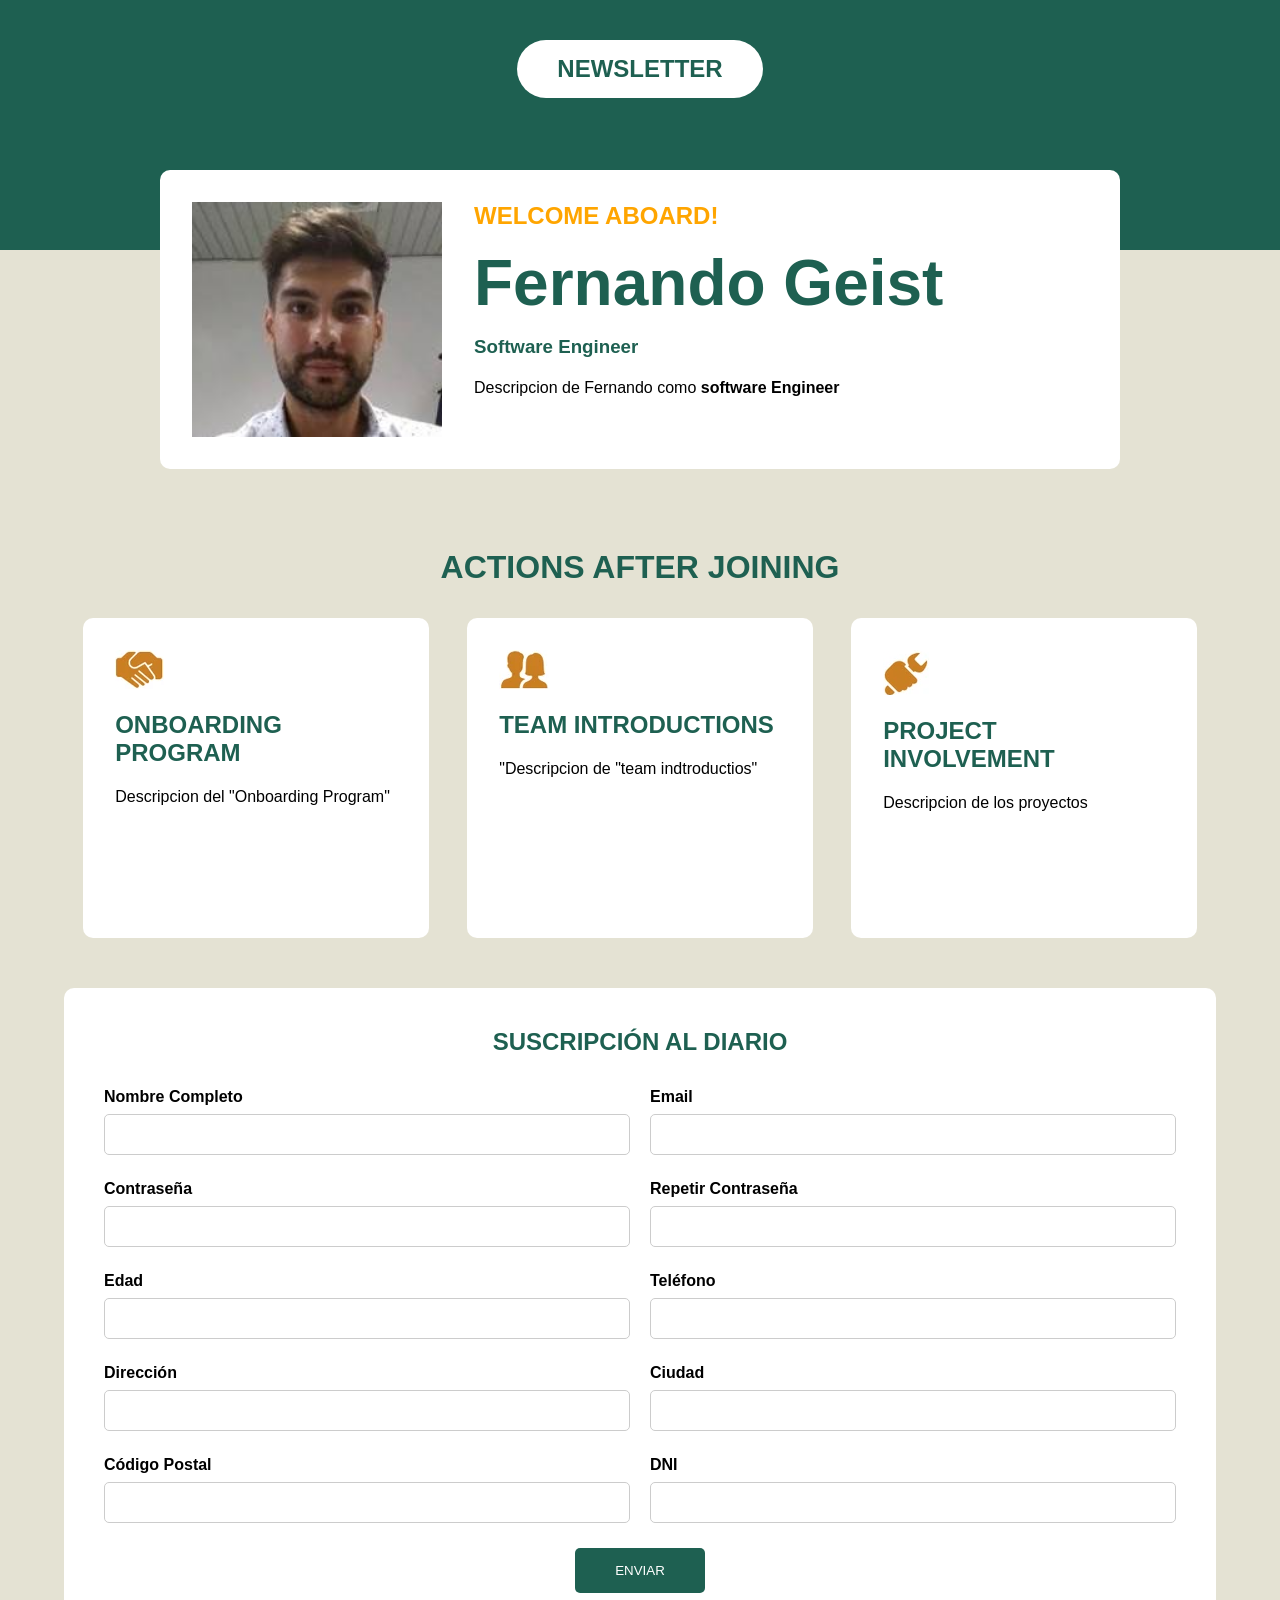
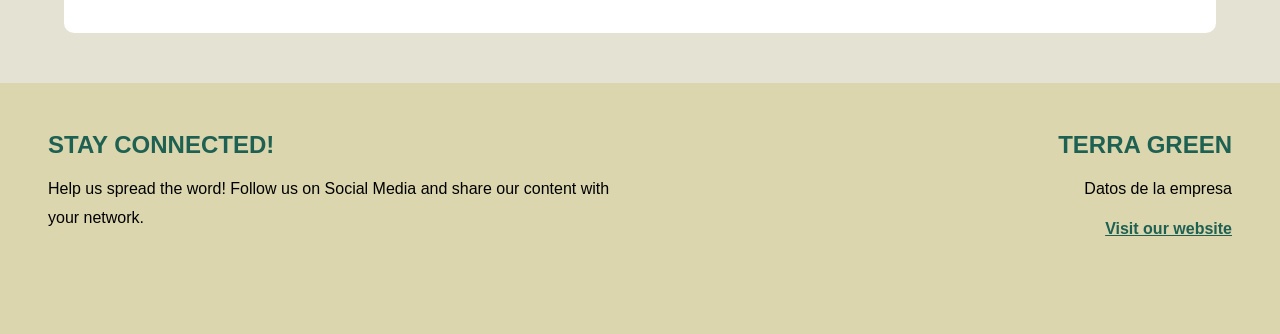
<file: Ejercicio Clase 9/index.html>
<!DOCTYPE html>
<html lang="es">

<head>

    <meta charset="UTF-8">

    <title>Newsletter Empresa</title>
    
    <link rel="stylesheet" href="styles.css">

    
    <link rel="stylesheet" href="https://cdn-uicons.flaticon.com/uicons-brands/css/uicons-brands.css">

    
</head>

<body>

    <!-- HEADER -->
    <header>

        <div class="newsletter-box">

            <h2>NEWSLETTER</h2>

        </div>

    </header>


    <!-- BIENVENIDA -->
    <section class="bienvenida">

        
        <img src="img/fg.png" alt="Empleado">

        <div class="texto-bienvenida">

            <h2>WELCOME ABOARD!</h2>

            <h1>Fernando Geist</h1>

            <h3>Software Engineer</h3>

            <p>
                Descripcion de Fernando como <b>software Engineer</b>
            </p>

        </div>

    </section>


    <!-- TITULO -->
    <h1 class="titulo-seccion">

        ACTIONS AFTER JOINING

    </h1>


    <!-- CARDS -->
    <section class="cards">


        <div class="card">

            <h1>
                <img src="img/Manos.png "Manos">
            </h1>

            <h2>ONBOARDING PROGRAM</h2>

            <p>
                Descripcion del "Onboarding Program"
            </p>

        </div>

        <div class="card">

            <h1>
                <img src="img/Personas.png "Personas">
            </h1>

            <h2>TEAM INTRODUCTIONS</h2>

            <p>
                "Descripcion de "team indtroductios"
            </p>

        </div>


        <div class="card">

            <h1>
                <img src="img/Herramientas.png "Herramientas">
            </h1>

            <h2>PROJECT INVOLVEMENT</h2>

            <p>
                Descripcion de los proyectos
            </p>

        </div>

    </section>

<!-- FORMULARIO -->

<section class="formulario">

    <h1 class="titulo-seccion">
        SUSCRIPCIÓN AL DIARIO
    </h1>

    <form id="formSuscripcion">

        <div class="form-grid">

            <div class="field-group">
                <label for="nombreCompleto">Nombre Completo</label>
                <input type="text" id="nombreCompleto">
                <div class="error-message" id="error-nombreCompleto"></div>
            </div>

            <div class="field-group">
                <label for="email">Email</label>
                <input type="email" id="email">
                <div class="error-message" id="error-email"></div>
            </div>

            <div class="field-group">
                <label for="password">Contraseña</label>
                <input type="password" id="password">
                <div class="error-message" id="error-password"></div>
            </div>

            <div class="field-group">
                <label for="repetirPassword">Repetir Contraseña</label>
                <input type="password" id="repetirPassword">
                <div class="error-message" id="error-repetirPassword"></div>
            </div>

            <div class="field-group">
                <label for="edad">Edad</label>
                <input type="text" id="edad">
                <div class="error-message" id="error-edad"></div>
            </div>

            <div class="field-group">
                <label for="telefono">Teléfono</label>
                <input type="text" id="telefono">
                <div class="error-message" id="error-telefono"></div>
            </div>

            <div class="field-group">
                <label for="direccion">Dirección</label>
                <input type="text" id="direccion">
                <div class="error-message" id="error-direccion"></div>
            </div>

            <div class="field-group">
                <label for="ciudad">Ciudad</label>
                <input type="text" id="ciudad">
                <div class="error-message" id="error-ciudad"></div>
            </div>

            <div class="field-group">
                <label for="codigoPostal">Código Postal</label>
                <input type="text" id="codigoPostal">
                <div class="error-message" id="error-codigoPostal"></div>
            </div>

            <div class="field-group">
                <label for="dni">DNI</label>
                <input type="text" id="dni">
                <div class="error-message" id="error-dni"></div>
            </div>

            <div class="submit-container">

                <button type="submit" class="submit-btn">
                    ENVIAR
                </button>

            </div>

        </div>

    </form>

</section>

    <footer>



        <div class="footer-left">

            <h2>STAY CONNECTED!</h2>

            <p>
                Help us spread the word! Follow us on Social Media and share
                our content with your network.
            </p>



            
            <div class="redes">

                <i class="fi fi-brands-facebook"></i>

                <i class="fi fi-brands-instagram"></i>

                <i class="fi fi-brands-tik-tok"></i>

            </div>

        </div>



        <div class="footer-right">

            <h2>TERRA GREEN</h2>

            <p>
                Datos de la empresa
            </p>


            <a href="https://www.google.com" target="_blank">

                <u>Visit our website</u>

            </a>

        </div>

    </footer>


<script src="validaciones.js"></script>

</body>

</html>
</file>
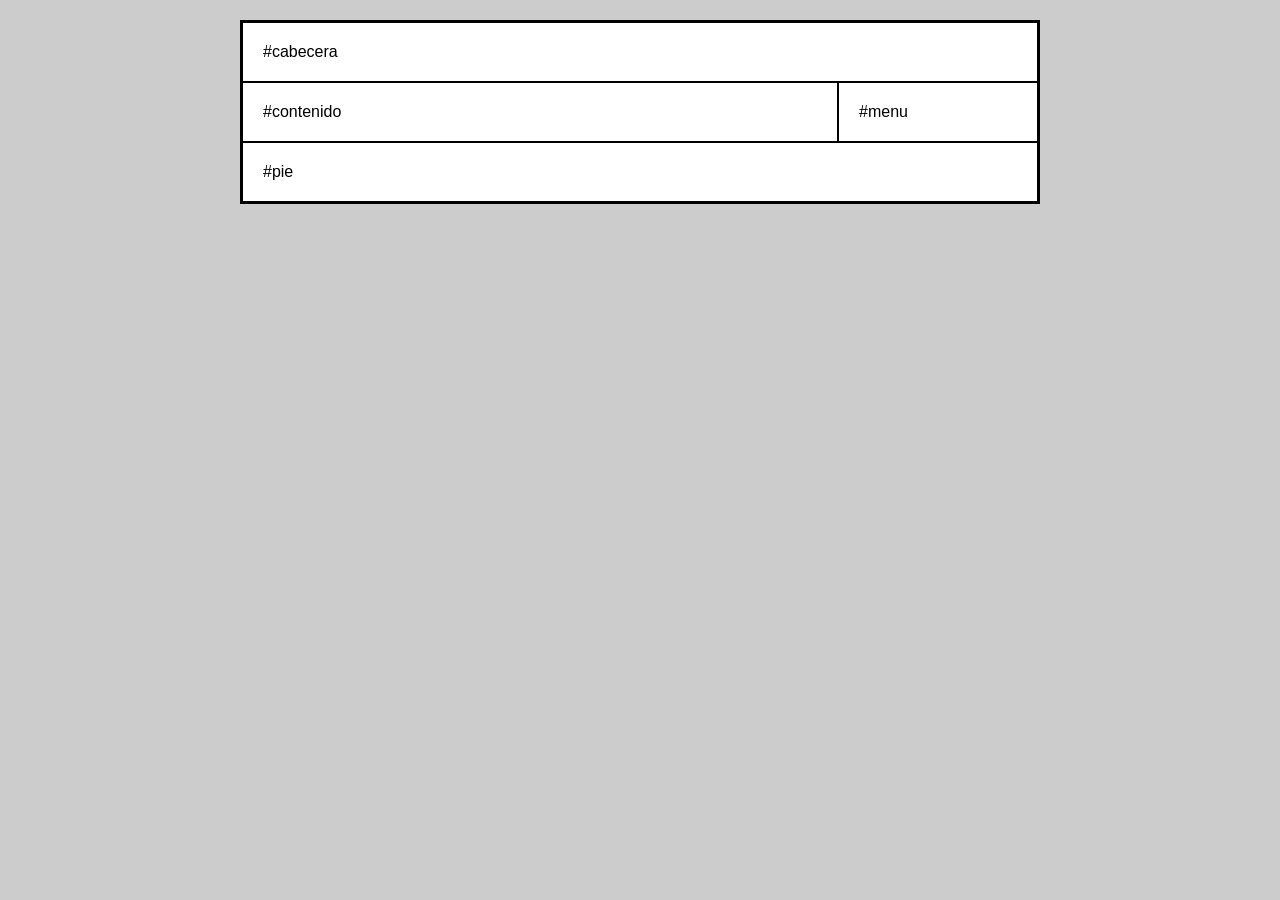
<file: Actividad - Layout en CSS/1-Mover el menú a la derecha/index.html>
<!DOCTYPE html>
<html lang="es">
<head>
    <meta charset="UTF-8">
    <title>Layout TP</title>
    <link rel="stylesheet" href="estilos.css">
</head>
<body>

<div id="contenedor">

    <div id="cabecera">
        #cabecera
    </div>

    <div id="main">
        <div id="menu">
            #menu
        </div>

        <div id="contenido">
            #contenido
        </div>
    </div>

    <div id="pie">
        #pie
    </div>

</div>

</body>
</html>
</file>
<file: Ejercicio Clase 9/styles.css>
/* RESET */

* {

    margin: 0;

    padding: 0;

    box-sizing: border-box;

}


/* BODY */

body {

    font-family: Arial, sans-serif;

    background-color: #e4e2d3;

}


/* HEADER */

header {

    background-color: #1e6051;

    height: 250px;

    text-align: center;

    padding-top: 40px;

}


/* NEWSLETTER */

.newsletter-box {

    background-color: white;

    display: inline-block;

    padding: 15px 40px;

    border-radius: 30px;

}


.newsletter-box h2 {

    color: #1e6051;

}


/* BIENVENIDA */

.bienvenida {

    background-color: white;

    width: 75%;

    margin: auto;

    padding: 2rem;

    display: flex;

    border-radius: 10px;

    position: relative;

    top: -80px;

}


/* FOTO */

.bienvenida img {

    width: 250px;

    margin-right: 2rem;

}


/* TEXTO */

.texto-bienvenida h2 {

    color: orange;

    margin-bottom: 1rem;

}


.texto-bienvenida h1 {

    color: #1e6051;

    font-size: 4rem;

    margin-bottom: 1rem;

}


.texto-bienvenida h3 {

    color: #1e6051;

    margin-bottom: 1rem;

}


.texto-bienvenida p {

    line-height: 1.8;

}


/* TITULO */

.titulo-seccion {

    text-align: center;

    color: #1e6051;

    margin-bottom: 2rem;

}


/* CARDS */

.cards {

    display: flex;

    justify-content: space-around;

    width: 90%;

    margin: auto;

}


/* CARD */

.card {

    background-color: white;

    width: 30%;

    padding: 2rem;

    border-radius: 10px;

    min-height: 320px;

}


.card h1 {

    margin-bottom: 1rem;

}


.card h2 {

    color: #1e6051;

    margin-bottom: 1rem;

}


.card p {

    line-height: 1.8;

}


/* FOOTER */

footer {

    background-color: #dbd6ae;

    margin-top: 2rem;

    padding: 3rem;

    display: flex;

    justify-content: space-between;

}


/* FOOTER IZQUIERDA */

.footer-left {

    width: 50%;

}


.footer-left h2 {

    color: #1e6051;

    margin-bottom: 1rem;

}


.footer-left p {

    margin-bottom: 1rem;

    line-height: 1.8;

}


/* FOOTER DERECHA */

.footer-right {

    width: 40%;

    text-align: right;

}


.footer-right h2 {

    color: #1e6051;

    margin-bottom: 1rem;

}


.footer-right p {

    line-height: 1.8;

    margin-bottom: 1rem;

}


/* ICONOS */

i {

    font-size: 32px;

    margin-right: 10px;

}


/* FACEBOOK */

.fi-brands-facebook {

    color: #1e6051;

}


/* INSTAGRAM */

.fi-brands-instagram {

    color: #1e6051;

}


/* TIKTOK */

.fi-brands-tik-tok {

    color: #1e6051;

}


/* LINK */

a {

    color: #1e6051;

    font-weight: bold;

    text-decoration: none;

}


a:hover {

    color: darkgreen;

}

/* FORMULARIO */

.formulario {

    width: 90%;

    margin: 50px auto;

    background-color: white;

    padding: 40px;

    border-radius: 10px;

}

.form-grid {

    display: grid;

    grid-template-columns: 1fr;

    gap: 20px;

}

.field-group {

    display: flex;

    flex-direction: column;

}

.field-group label {

    margin-bottom: 8px;

    font-weight: bold;

}

.field-group input {

    padding: 12px;

    border: 1px solid #ccc;

    border-radius: 5px;

}

.error-message {

    color: red;

    font-size: 12px;

    margin-top: 5px;

}

.submit-container {

    grid-column: 1 / -1;

    text-align: center;

}

.submit-btn {

    background-color: #1e6051;

    color: white;

    border: none;

    padding: 15px 40px;

    border-radius: 5px;

    cursor: pointer;

}

.submit-btn:hover {

    background-color: darkgreen;

}

@media (min-width: 768px) {

    .form-grid {

        grid-template-columns: 1fr 1fr;

    }

}
</file>
<file: Actividad - Layout en CSS/1-Mover el menú a la derecha/estilos.css>
* {
    box-sizing: border-box;
}
#main {
    display: flex;
}

#menu {
    order: 2;
}

#contenido {
    order: 1;
}

body {
    background: #ccc;
    font-family: Arial, sans-serif;
}

#contenedor {
    width: 800px;
    margin: 20px auto;
    border: 2px solid black;
    background: white;
}

/* CABECERA */
#cabecera {
    border: 1px solid black;
    padding: 20px;
}

/* CONTENEDOR DE COLUMNAS */
#main {
    display: flex; /* 🔥 ESTO ES LA CLAVE */
}

/* MENU */
#menu {
    width: 200px;
    border: 1px solid black;
    padding: 20px;
}

/* CONTENIDO */
#contenido {
    flex: 1; /* ocupa todo el espacio restante */
    border: 1px solid black;
    padding: 20px;
}

/* PIE */
#pie {
    border: 1px solid black;
    padding: 20px;
}

#main {
    display: flex;
}

#menu {
    order: 2;
}

#contenido {
    order: 1;
}
</file>
